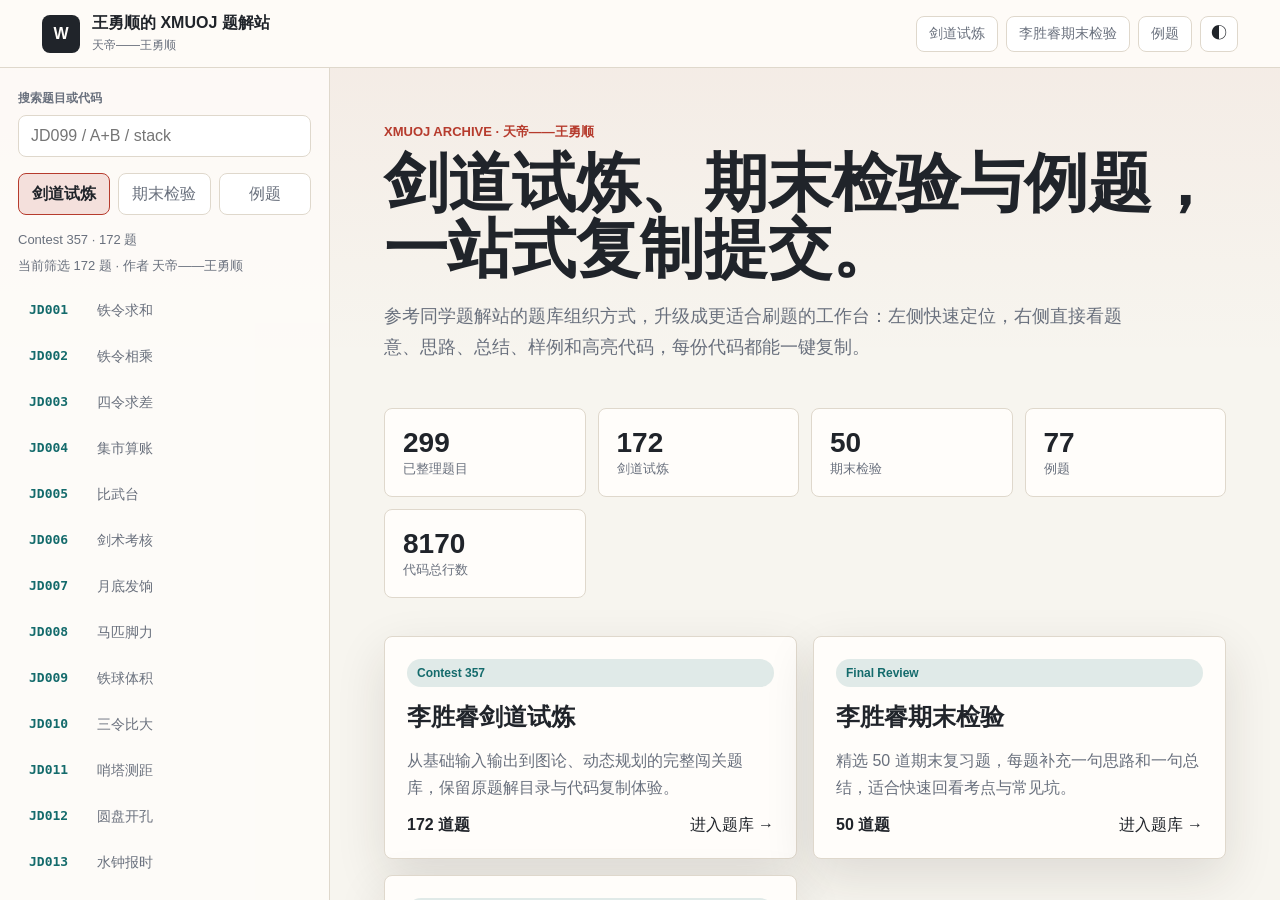
<file: index.html>
<!doctype html>
<html lang="zh-CN">
  <head>
    <meta charset="utf-8" />
    <meta name="viewport" content="width=device-width, initial-scale=1" />
    <meta http-equiv="refresh" content="0; url=./site/" />
    <title>XMUOJ 题解站 | 天帝——王勇顺</title>
    <style>
      body {
        margin: 0;
        min-height: 100vh;
        display: grid;
        place-items: center;
        background: #f7f5ef;
        color: #20242a;
        font-family: "Microsoft YaHei UI", "Microsoft YaHei", "Segoe UI", Arial, sans-serif;
      }
      a {
        color: #b63b2d;
      }
    </style>
  </head>
  <body>
    <main>
      正在进入题解站：<a href="./site/">王勇顺的 XMUOJ 题解站</a>
    </main>
  </body>
</html>
</file>
